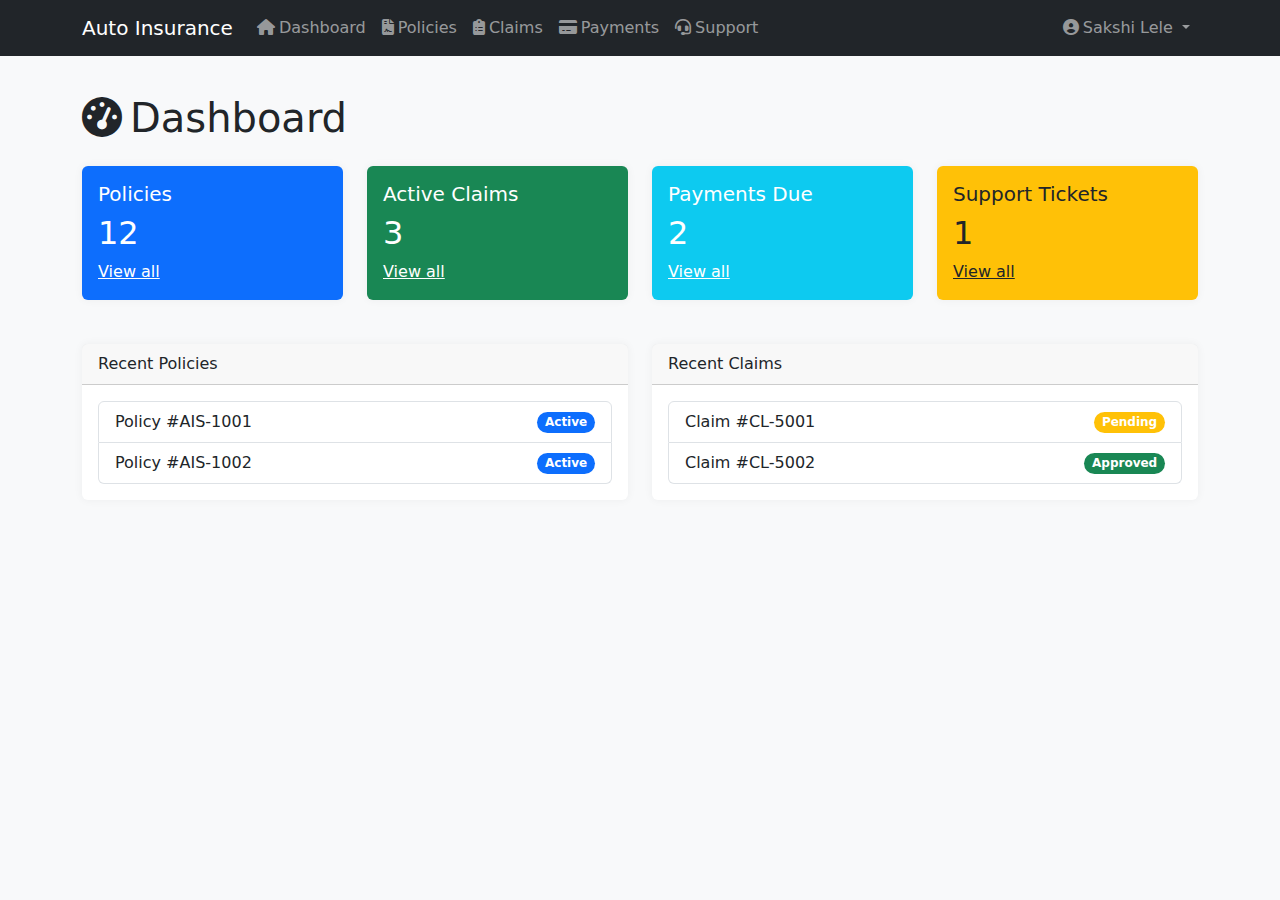
<file: auto-insurance-ui/index.html>
<!DOCTYPE html>
<html lang="en">
<head>
    <meta charset="UTF-8">
    <meta name="viewport" content="width=device-width, initial-scale=1.0">
    <title>Auto Insurance - Dashboard</title>
    <link href="https://cdn.jsdelivr.net/npm/bootstrap@5.3.0/dist/css/bootstrap.min.css" rel="stylesheet">
    <link rel="stylesheet" href="https://cdnjs.cloudflare.com/ajax/libs/font-awesome/6.4.0/css/all.min.css">
    <link href="assets/css/style.css" rel="stylesheet">
</head>
<body>
    <nav class="navbar navbar-expand-lg navbar-dark bg-dark fixed-top">
        <div class="container">
            <a class="navbar-brand" href="./index.html">
                Auto Insurance
            </a>
            <button class="navbar-toggler" type="button" data-bs-toggle="collapse" data-bs-target="#navbarNav">
                <span class="navbar-toggler-icon"></span>
            </button>
            <div class="collapse navbar-collapse" id="navbarNav">
                <ul class="navbar-nav me-auto">
                    <li class="nav-item">
                        <a class="nav-link" href="./index.html"><i class="fas fa-home me-1"></i>Dashboard</a>
                    </li>
                    <li class="nav-item">
                        <a class="nav-link " href="./policies/list.html"><i class="fas fa-file-contract me-1"></i>Policies</a>
                    </li>
                    <li class="nav-item">
                        <a class="nav-link" href="#"><i class="fas fa-clipboard-list me-1"></i>Claims</a>
                    </li>
                    <li class="nav-item">
                        <a class="nav-link" href="#"><i class="fas fa-credit-card me-1"></i>Payments</a>
                    </li>
                    <li class="nav-item">
                        <a class="nav-link" href="#"><i class="fas fa-headset me-1"></i>Support</a>
                    </li>
                </ul>
                <ul class="navbar-nav">
                    <li class="nav-item dropdown">
                        <a class="nav-link dropdown-toggle" href="#" id="navbarDropdown" role="button" data-bs-toggle="dropdown">
                            <i class="fas fa-user-circle me-1"></i>Sakshi Lele
                        </a>
                        <ul class="dropdown-menu dropdown-menu-end">
                            <li><a class="dropdown-item" href="./auth/profile.html"><i class="fas fa-user me-2"></i>Profile</a></li>
                            <li><hr class="dropdown-divider"></li>
                            <li><a class="dropdown-item" href="./auth/login.html"><i class="fas fa-sign-out-alt me-2"></i>Logout</a></li>
                        </ul>
                    </li>
                </ul>
            </div>
        </div>
    </nav>
    
    <div class="container mt-4">
        <h1 class="mb-4"><i class="fas fa-tachometer-alt me-2"></i>Dashboard</h1>
        
        <div class="row">
            <div class="col-md-3 mb-4">
                <div class="card bg-primary text-white">
                    <div class="card-body">
                        <h5 class="card-title">Policies</h5>
                        <h2 class="card-text">12</h2>
                        <a href="policies/list.html" class="text-white">View all</a>
                    </div>
                </div>
            </div>
            <div class="col-md-3 mb-4">
                <div class="card bg-success text-white">
                    <div class="card-body">
                        <h5 class="card-title">Active Claims</h5>
                        <h2 class="card-text">3</h2>
                        <a href="#" class="text-white">View all</a>
                    </div>
                </div>
            </div>
            <div class="col-md-3 mb-4">
                <div class="card bg-info text-white">
                    <div class="card-body">
                        <h5 class="card-title">Payments Due</h5>
                        <h2 class="card-text">2</h2>
                        <a href="#" class="text-white">View all</a>
                    </div>
                </div>
            </div>
            <div class="col-md-3 mb-4">
                <div class="card bg-warning text-dark">
                    <div class="card-body">
                        <h5 class="card-title">Support Tickets</h5>
                        <h2 class="card-text">1</h2>
                        <a href="#" class="text-dark">View all</a>
                    </div>
                </div>
            </div>
        </div>
        
        <div class="row">
            <div class="col-md-6">
                <div class="card">
                    <div class="card-header">
                        Recent Policies
                    </div>
                    <div class="card-body">
                        <ul class="list-group">
                            <li class="list-group-item d-flex justify-content-between align-items-center">
                                Policy #AIS-1001
                                <span class="badge bg-primary rounded-pill">Active</span>
                            </li>
                            <li class="list-group-item d-flex justify-content-between align-items-center">
                                Policy #AIS-1002
                                <span class="badge bg-primary rounded-pill">Active</span>
                            </li>
                        </ul>
                    </div>
                </div>
            </div>
            <div class="col-md-6">
                <div class="card">
                    <div class="card-header">
                        Recent Claims
                    </div>
                    <div class="card-body">
                        <ul class="list-group">
                            <li class="list-group-item d-flex justify-content-between align-items-center">
                                Claim #CL-5001
                                <span class="badge bg-warning rounded-pill">Pending</span>
                            </li>
                            <li class="list-group-item d-flex justify-content-between align-items-center">
                                Claim #CL-5002
                                <span class="badge bg-success rounded-pill">Approved</span>
                            </li>
                        </ul>
                    </div>
                </div>
            </div>
        </div>
    </div>
    <script src="https://code.jquery.com/jquery-3.6.0.min.js"></script>
    <script src="https://cdn.jsdelivr.net/npm/bootstrap@5.3.0/dist/js/bootstrap.bundle.min.js"></script>
    <script src="assets/js/script.js"></script>
</body>
</html>
</file>
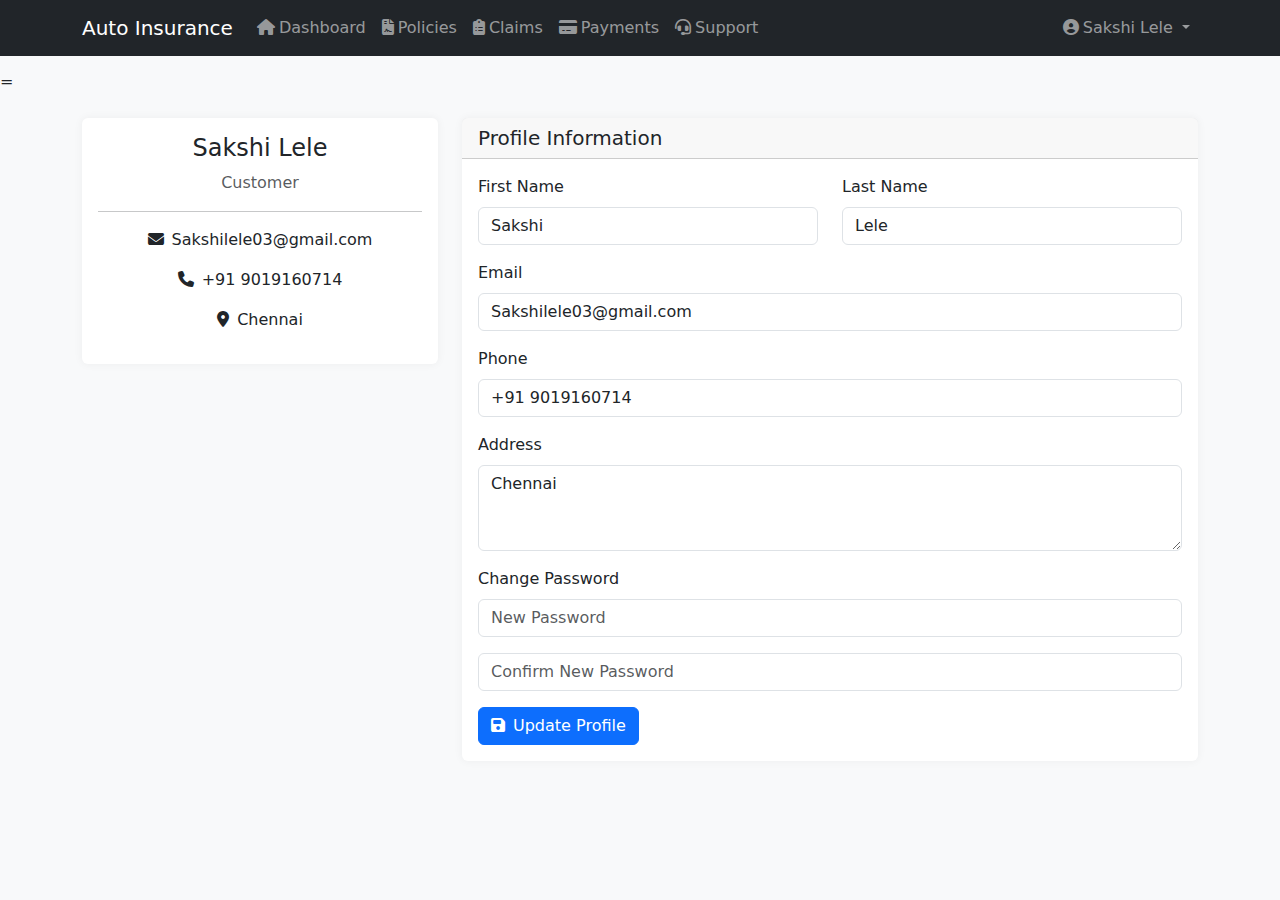
<file: auto-insurance-ui/auth/profile.html>
<!DOCTYPE html>
<html lang="en">
<head>
    <meta charset="UTF-8">
    <meta name="viewport" content="width=device-width, initial-scale=1.0">
    <title>My Profile - Auto Insurance</title>=
    <link href="https://cdn.jsdelivr.net/npm/bootstrap@5.3.0/dist/css/bootstrap.min.css" rel="stylesheet">
    <link rel="stylesheet" href="https://cdnjs.cloudflare.com/ajax/libs/font-awesome/6.4.0/css/all.min.css">
    <link href="../assets/css/style.css" rel="stylesheet">
</head>
<body>
    <nav class="navbar navbar-expand-lg navbar-dark bg-dark fixed-top">
        <div class="container">
            <a class="navbar-brand" href="index.html">
                Auto Insurance
            </a>
            <button class="navbar-toggler" type="button" data-bs-toggle="collapse" data-bs-target="#navbarNav">
                <span class="navbar-toggler-icon"></span>
            </button>
            <div class="collapse navbar-collapse" id="navbarNav">
                <ul class="navbar-nav me-auto">
                    <li class="nav-item">
                        <a class="nav-link" href="../index.html"><i class="fas fa-home me-1"></i>Dashboard</a>
                    </li>
                    <li class="nav-item">
                        <a class="nav-link " href="../policies/list.html"><i class="fas fa-file-contract me-1"></i>Policies</a>
                    </li>
                    <li class="nav-item">
                        <a class="nav-link" href="#"><i class="fas fa-clipboard-list me-1"></i>Claims</a>
                    </li>
                    <li class="nav-item">
                        <a class="nav-link" href="#"><i class="fas fa-credit-card me-1"></i>Payments</a>
                    </li>
                    <li class="nav-item">
                        <a class="nav-link" href="#"><i class="fas fa-headset me-1"></i>Support</a>
                    </li>
                </ul>
                <ul class="navbar-nav">
                    <li class="nav-item dropdown">
                        <a class="nav-link dropdown-toggle" href="#" id="navbarDropdown" role="button" data-bs-toggle="dropdown">
                            <i class="fas fa-user-circle me-1"></i>Sakshi Lele
                        </a>
                        <ul class="dropdown-menu dropdown-menu-end">
                            <li><a class="dropdown-item" href="../auth/profile.html"><i class="fas fa-user me-2"></i>Profile</a></li>
                            <li><hr class="dropdown-divider"></li>
                            <li><a class="dropdown-item" href="../auth/login.html"><i class="fas fa-sign-out-alt me-2"></i>Logout</a></li>
                        </ul>
                    </li>
                </ul>
            </div>
        </div>
    </nav>
    
    <div class="container mt-4">
        <div class="row">
            <div class="col-md-4">
                <div class="card">
                    <div class="card-body text-center">
                        <h4>Sakshi Lele</h4>
                        <p class="text-muted">Customer</p>
                        <hr>
                        <p><i class="fas fa-envelope me-2"></i>Sakshilele03@gmail.com</p>
                        <p><i class="fas fa-phone me-2"></i>+91 9019160714</p>
                        <p><i class="fas fa-map-marker-alt me-2"></i>Chennai</p>
                    </div>
                </div>
            </div>
            
            <div class="col-md-8">
                <div class="card">
                    <div class="card-header">
                        <h5 class="mb-0">Profile Information</h5>
                    </div>
                    <div class="card-body">
                        <form>
                            <div class="row mb-3">
                                <div class="col-md-6">
                                    <label class="form-label">First Name</label>
                                    <input type="text" class="form-control" value="Sakshi">
                                </div>
                                <div class="col-md-6">
                                    <label class="form-label">Last Name</label>
                                    <input type="text" class="form-control" value="Lele">
                                </div>
                            </div>
                            
                            <div class="mb-3">
                                <label class="form-label">Email</label>
                                <input type="email" class="form-control" value="Sakshilele03@gmail.com">
                            </div>
                            
                            <div class="mb-3">
                                <label class="form-label">Phone</label>
                                <input type="tel" class="form-control" value="+91 9019160714">
                            </div>
                            
                            <div class="mb-3">
                                <label class="form-label">Address</label>
                                <textarea class="form-control" rows="3">Chennai</textarea>
                            </div>
                            
                            <div class="mb-3">
                                <label class="form-label">Change Password</label>
                                <input type="password" class="form-control" placeholder="New Password">
                            </div>
                            
                            <div class="mb-3">
                                <input type="password" class="form-control" placeholder="Confirm New Password">
                            </div>
                            
                            <button type="submit" class="btn btn-primary">
                                <i class="fas fa-save me-2"></i>Update Profile
                            </button>
                        </form>
                    </div>
                </div>
            </div>
        </div>
    </div>
    <script src="https://code.jquery.com/jquery-3.6.0.min.js"></script>
    <script src="https://cdn.jsdelivr.net/npm/bootstrap@5.3.0/dist/js/bootstrap.bundle.min.js"></script>
</file>
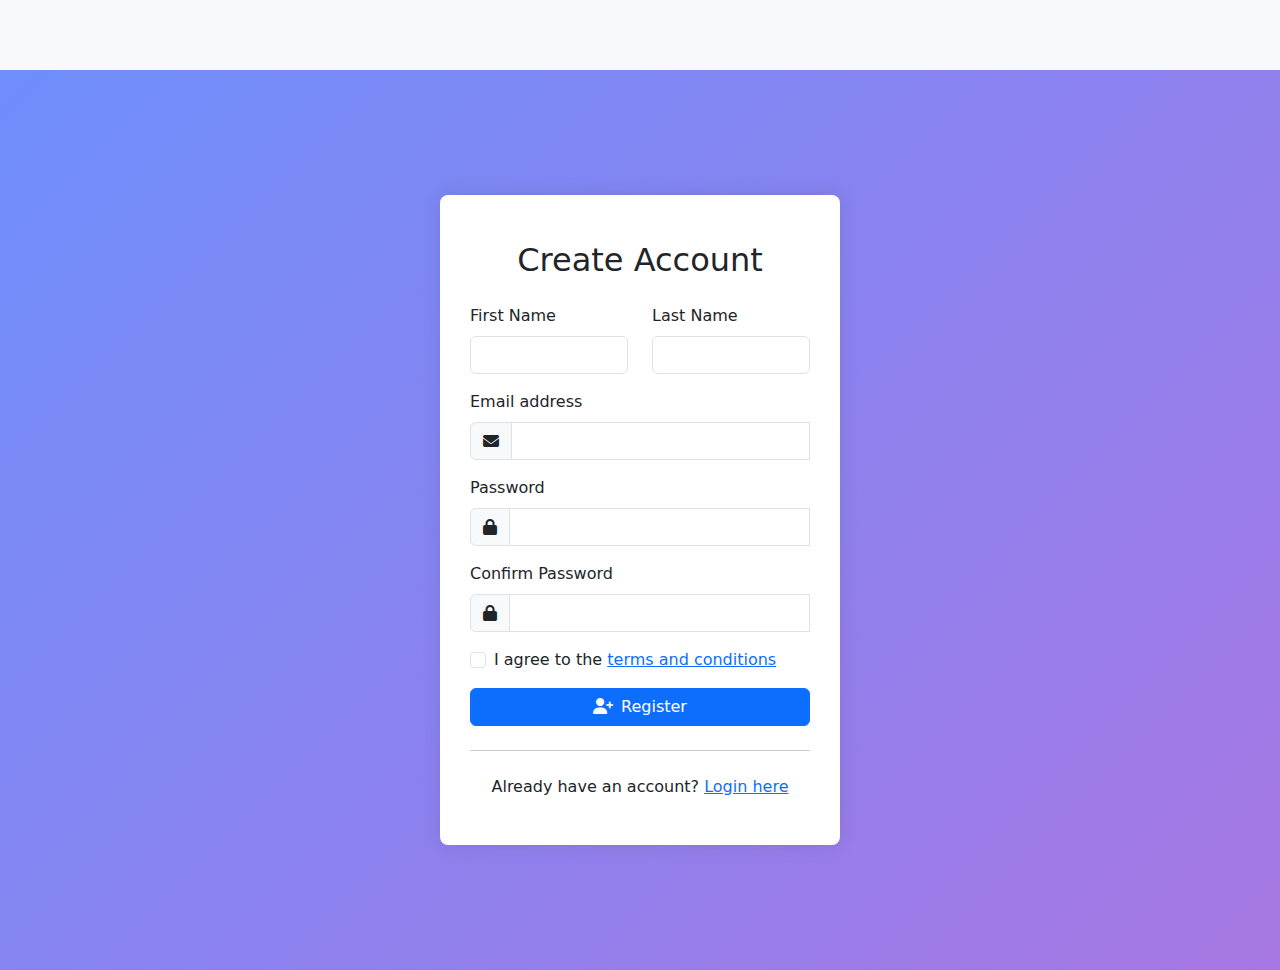
<file: auto-insurance-ui/auth/register.html>
<!DOCTYPE html>
<html lang="en">
<head>
    <meta charset="UTF-8">
    <meta name="viewport" content="width=device-width, initial-scale=1.0">
    <title>Register - Auto Insurance</title>
    <link href="https://cdn.jsdelivr.net/npm/bootstrap@5.3.0/dist/css/bootstrap.min.css" rel="stylesheet">
    <link rel="stylesheet" href="https://cdnjs.cloudflare.com/ajax/libs/font-awesome/6.4.0/css/all.min.css">
    <link href="../assets/css/style.css" rel="stylesheet">
</head>
<body>
    <div class="login-container">
        <div class="container">
            <div class="row justify-content-center">
                <div class="login-box">
                    <div class="text-center mb-4">
                        <h2 class="mt-3">Create Account</h2>
                    </div>
                    
                    <form class="needs-validation" novalidate>
                        <div class="row">
                            <div class="col-md-6 mb-3">
                                <label for="firstName" class="form-label">First Name</label>
                                <input type="text" class="form-control" id="firstName" required>
                                <div class="invalid-feedback">
                                    Please provide your first name.
                                </div>
                            </div>
                            <div class="col-md-6 mb-3">
                                <label for="lastName" class="form-label">Last Name</label>
                                <input type="text" class="form-control" id="lastName" required>
                                <div class="invalid-feedback">
                                    Please provide your last name.
                                </div>
                            </div>
                        </div>
                        
                        <div class="mb-3">
                            <label for="email" class="form-label">Email address</label>
                            <div class="input-group">
                                <span class="input-group-text"><i class="fas fa-envelope"></i></span>
                                <input type="email" class="form-control" id="email" required>
                                <div class="invalid-feedback">
                                    Please provide a valid email.
                                </div>
                            </div>
                        </div>
                        
                        <div class="mb-3">
                            <label for="password" class="form-label">Password</label>
                            <div class="input-group">
                                <span class="input-group-text"><i class="fas fa-lock"></i></span>
                                <input type="password" class="form-control" id="password" required>
                                <div class="invalid-feedback">
                                    Please provide a password.
                                </div>
                            </div>
                        </div>
                        
                        <div class="mb-3">
                            <label for="confirmPassword" class="form-label">Confirm Password</label>
                            <div class="input-group">
                                <span class="input-group-text"><i class="fas fa-lock"></i></span>
                                <input type="password" class="form-control" id="confirmPassword" required>
                                <div class="invalid-feedback">
                                    Please confirm your password.
                                </div>
                            </div>
                        </div>
                        
                        <div class="mb-3 form-check">
                            <input type="checkbox" class="form-check-input" id="terms" required>
                            <label class="form-check-label" for="terms">I agree to the <a href="#">terms and conditions</a></label>
                            <div class="invalid-feedback">
                                You must agree before submitting.
                            </div>
                        </div>
                        
                        <div class="d-grid gap-2">
                            <button type="submit" class="btn btn-primary">
                                <i class="fas fa-user-plus me-2"></i>Register
                            </button>
                        </div>
                    </form>
                    
                    <hr class="my-4">
                    
                    <div class="text-center">
                        <p>Already have an account? <a href="../auth/login.html">Login here</a></p>
                    </div>
                </div>
            </div>
        </div>
    </div>
    
    <script src="https://code.jquery.com/jquery-3.6.0.min.js"></script>
    <script src="https://cdn.jsdelivr.net/npm/bootstrap@5.3.0/dist/js/bootstrap.bundle.min.js"></script>
    <script src="../assets/js/script.js"></script>
</body>
</html>
</file>
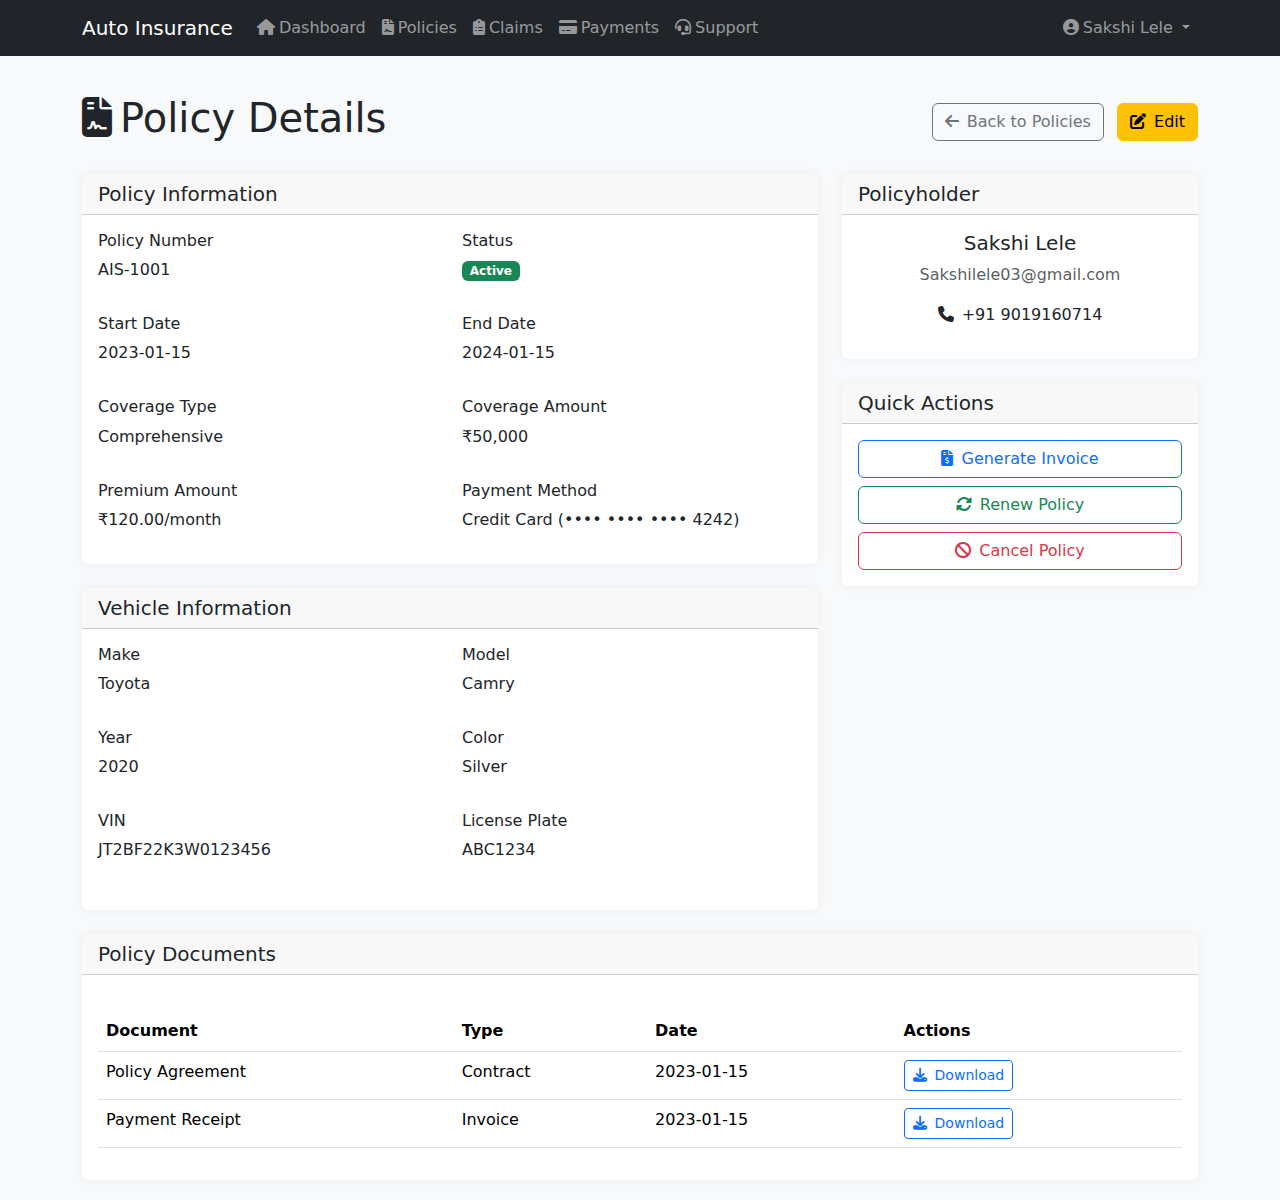
<file: auto-insurance-ui/policies/details.html>
<!DOCTYPE html>
<html lang="en">
<head>
    <meta charset="UTF-8">
    <meta name="viewport" content="width=device-width, initial-scale=1.0">
    <title>Policy Details - Auto Insurance</title>
    <link href="https://cdn.jsdelivr.net/npm/bootstrap@5.3.0/dist/css/bootstrap.min.css" rel="stylesheet">
    <link rel="stylesheet" href="https://cdnjs.cloudflare.com/ajax/libs/font-awesome/6.4.0/css/all.min.css">
    <link href="../assets/css/style.css" rel="stylesheet">
</head>
<body>
    <nav class="navbar navbar-expand-lg navbar-dark bg-dark fixed-top">
        <div class="container">
            <a class="navbar-brand" href="../index.html">
                Auto Insurance
            </a>
            <button class="navbar-toggler" type="button" data-bs-toggle="collapse" data-bs-target="#navbarNav">
                <span class="navbar-toggler-icon"></span>
            </button>
            <div class="collapse navbar-collapse" id="navbarNav">
                <ul class="navbar-nav me-auto">
                    <li class="nav-item">
                        <a class="nav-link" href="../index.html"><i class="fas fa-home me-1"></i>Dashboard</a>
                    </li>
                    <li class="nav-item">
                        <a class="nav-link " href="../policies/list.html"><i class="fas fa-file-contract me-1"></i>Policies</a>
                    </li>
                    <li class="nav-item">
                        <a class="nav-link" href="#"><i class="fas fa-clipboard-list me-1"></i>Claims</a>
                    </li>
                    <li class="nav-item">
                        <a class="nav-link" href="#"><i class="fas fa-credit-card me-1"></i>Payments</a>
                    </li>
                    <li class="nav-item">
                        <a class="nav-link" href="#"><i class="fas fa-headset me-1"></i>Support</a>
                    </li>
                </ul>
                <ul class="navbar-nav">
                    <li class="nav-item dropdown">
                        <a class="nav-link dropdown-toggle" href="#" id="navbarDropdown" role="button" data-bs-toggle="dropdown">
                            <i class="fas fa-user-circle me-1"></i>Sakshi Lele
                        </a>
                        <ul class="dropdown-menu dropdown-menu-end">
                            <li><a class="dropdown-item" href="../auth/profile.html"><i class="fas fa-user me-2"></i>Profile</a></li>
                            <li><hr class="dropdown-divider"></li>
                            <li><a class="dropdown-item" href="../auth/login.html"><i class="fas fa-sign-out-alt me-2"></i>Logout</a></li>
                        </ul>
                    </li>
                </ul>
            </div>
        </div>
    </nav>
    
    <div class="container mt-4">
        <div class="d-flex justify-content-between align-items-center mb-4">
            <h1><i class="fas fa-file-contract me-2"></i>Policy Details</h1>
            <div>
                <a href="list.html" class="btn btn-outline-secondary me-2">
                    <i class="fas fa-arrow-left me-2"></i>Back to Policies
                </a>
                <a href="edit.html" class="btn btn-warning">
                    <i class="fas fa-edit me-2"></i>Edit
                </a>
            </div>
        </div>
        
        <div class="row">
            <div class="col-md-8">
                <div class="card mb-4">
                    <div class="card-header">
                        <h5 class="mb-0">Policy Information</h5>
                    </div>
                    <div class="card-body">
                        <div class="row mb-3">
                            <div class="col-md-6">
                                <h6>Policy Number</h6>
                                <p>AIS-1001</p>
                            </div>
                            <div class="col-md-6">
                                <h6>Status</h6>
                                <p><span class="badge bg-success">Active</span></p>
                            </div>
                        </div>
                        <div class="row mb-3">
                            <div class="col-md-6">
                                <h6>Start Date</h6>
                                <p>2023-01-15</p>
                            </div>
                            <div class="col-md-6">
                                <h6>End Date</h6>
                                <p>2024-01-15</p>
                            </div>
                        </div>
                        <div class="row mb-3">
                            <div class="col-md-6">
                                <h6>Coverage Type</h6>
                                <p>Comprehensive</p>
                            </div>
                            <div class="col-md-6">
                                <h6>Coverage Amount</h6>
                                <p>₹50,000</p>
                            </div>
                        </div>
                        <div class="row">
                            <div class="col-md-6">
                                <h6>Premium Amount</h6>
                                <p>₹120.00/month</p>
                            </div>
                            <div class="col-md-6">
                                <h6>Payment Method</h6>
                                <p>Credit Card (•••• •••• •••• 4242)</p>
                            </div>
                        </div>
                    </div>
                </div>
                
                <div class="card mb-4">
                    <div class="card-header">
                        <h5 class="mb-0">Vehicle Information</h5>
                    </div>
                    <div class="card-body">
                        <div class="row mb-3">
                            <div class="col-md-6">
                                <h6>Make</h6>
                                <p>Toyota</p>
                            </div>
                            <div class="col-md-6">
                                <h6>Model</h6>
                                <p>Camry</p>
                            </div>
                        </div>
                        <div class="row mb-3">
                            <div class="col-md-6">
                                <h6>Year</h6>
                                <p>2020</p>
                            </div>
                            <div class="col-md-6">
                                <h6>Color</h6>
                                <p>Silver</p>
                            </div>
                        </div>
                        <div class="row mb-3">
                            <div class="col-md-6">
                                <h6>VIN</h6>
                                <p>JT2BF22K3W0123456</p>
                            </div>
                            <div class="col-md-6">
                                <h6>License Plate</h6>
                                <p>ABC1234</p>
                            </div>
                        </div>
                    </div>
                </div>
            </div>
            
            <div class="col-md-4">
                <div class="card mb-4">
                    <div class="card-header">
                        <h5 class="mb-0">Policyholder</h5>
                    </div>
                    <div class="card-body text-center">
                        <h5>Sakshi Lele</h5>
                        <p class="text-muted">Sakshilele03@gmail.com</p>
                        <p><i class="fas fa-phone me-2"></i>+91 9019160714</p>
                    </div>
                </div>
                
                <div class="card">
                    <div class="card-header">
                        <h5 class="mb-0">Quick Actions</h5>
                    </div>
                    <div class="card-body">
                        <div class="d-grid gap-2">
                            <button class="btn btn-outline-primary">
                                <i class="fas fa-file-invoice-dollar me-2"></i>Generate Invoice
                            </button>
                            <button class="btn btn-outline-success">
                                <i class="fas fa-sync-alt me-2"></i>Renew Policy
                            </button>
                            <button class="btn btn-outline-danger">
                                <i class="fas fa-ban me-2"></i>Cancel Policy
                            </button>
                        </div>
                    </div>
                </div>
            </div>
        </div>
        
        <div class="card">
            <div class="card-header">
                <h5 class="mb-0">Policy Documents</h5>
            </div>
            <div class="card-body">
                <div class="table-responsive">
                    <table class="table">
                        <thead>
                            <tr>
                                <th>Document</th>
                                <th>Type</th>
                                <th>Date</th>
                                <th>Actions</th>
                            </tr>
                        </thead>
                        <tbody>
                            <tr>
                                <td>Policy Agreement</td>
                                <td>Contract</td>
                                <td>2023-01-15</td>
                                <td>
                                    <button class="btn btn-sm btn-outline-primary">
                                        <i class="fas fa-download me-2"></i>Download
                                    </button>
                                </td>
                            </tr>
                            <tr>
                                <td>Payment Receipt</td>
                                <td>Invoice</td>
                                <td>2023-01-15</td>
                                <td>
                                    <button class="btn btn-sm btn-outline-primary">
                                        <i class="fas fa-download me-2"></i>Download
                                    </button>
                                </td>
                            </tr>
                        </tbody>
                    </table>
                </div>
            </div>
        </div>
    </div>
    <script src="https://code.jquery.com/jquery-3.6.0.min.js"></script>
    <script src="https://cdn.jsdelivr.net/npm/bootstrap@5.3.0/dist/js/bootstrap.bundle.min.js"></script>
    <script src="../assets/js/script.js"></script>
</body>
</html>
</file>
<file: auto-insurance-ui/assets/css/style.css>
/* Custom styles */
body {
    padding-top: 70px;
    background-color: #f8f9fa;
}

.form-container {
    max-width: 600px;
    margin: 0 auto;
    padding: 30px;
    background: white;
    border-radius: 8px;
    box-shadow: 0 0 15px rgba(0, 0, 0, 0.1);
}

.card {
    margin-bottom: 20px;
    border: none;
    box-shadow: 0 0 10px rgba(0, 0, 0, 0.05);
    transition: transform 0.3s;
}

.card:hover {
    transform: translateY(-5px);
}

.table-responsive {
    margin-top: 20px;
}

.action-btns .btn {
    margin-right: 5px;
}

.status-badge {
    font-size: 0.9rem;
    padding: 5px 10px;
}

/* Login page specific */
.login-container {
    height: 100vh;
    display: flex;
    align-items: center;
    background: linear-gradient(135deg, #6e8efb, #a777e3);
}

.login-box {
    width: 100%;
    max-width: 400px;
    padding: 30px;
    background: white;
    border-radius: 8px;
    box-shadow: 0 0 20px rgba(0, 0, 0, 0.1);
}

/* Profile page */
.profile-img {
    width: 150px;
    height: 150px;
    object-fit: cover;
    border-radius: 50%;
    border: 5px solid white;
    box-shadow: 0 0 10px rgba(0, 0, 0, 0.1);
}
</file>
